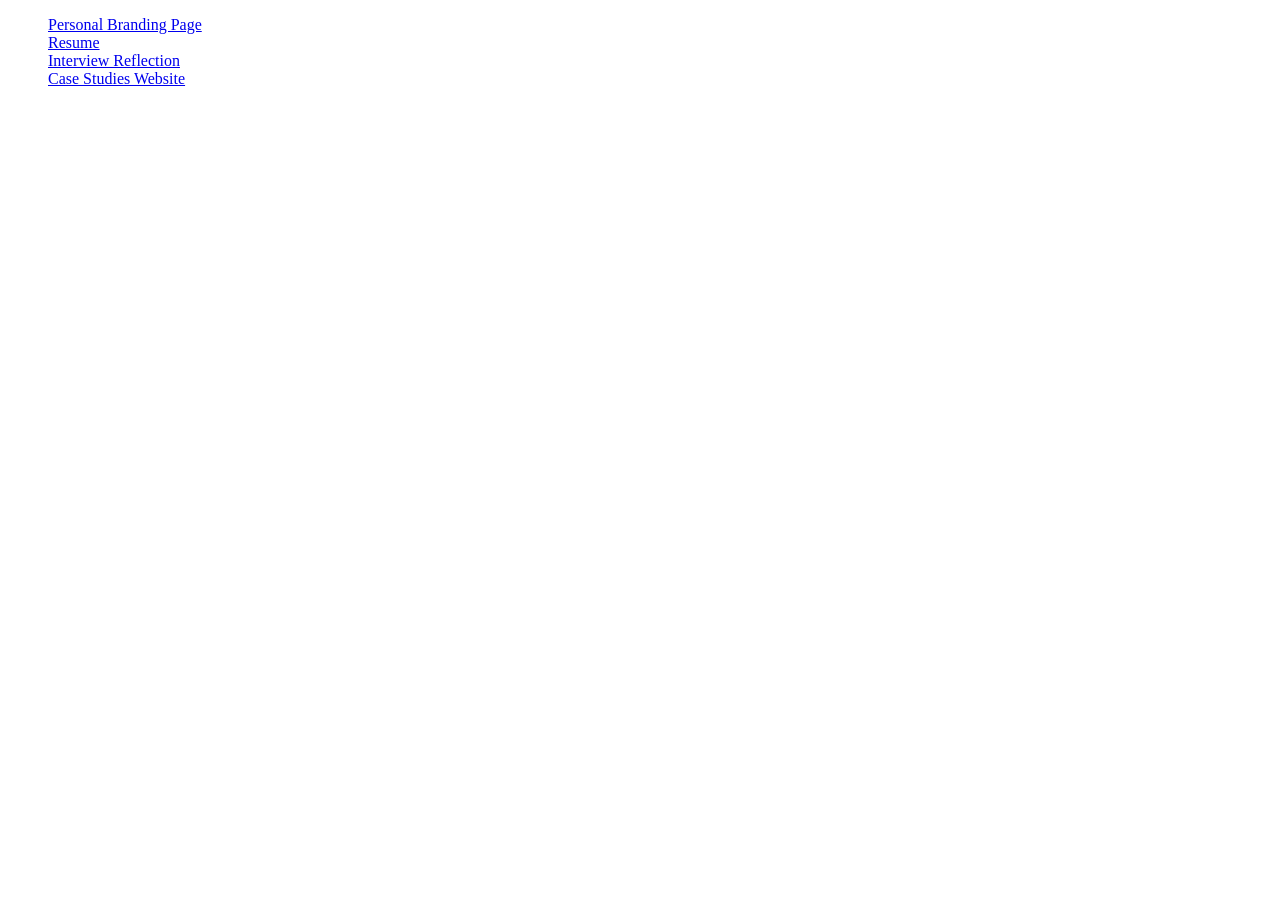
<file: index.html>
<!DOCTYPE html>
<html lang="en">
<head>
  <meta charset="UTF-8">

    <meta http-equiv="X-UA-Compatible" content="IE=edge,chrome=1">
    
    <meta name="viewport" content="width=device-width, initial-scale=1">
    <title>IDM 401</title>
    <!-- css starts here -->
<link rel="stylesheet" href="style.css">  
<!-- favicon --> 

</head>


<body>

  <ul>
    <li><a href="idm-401-hwk02-vpl26/idm-401-hwk02-vpl26.html" target="_blank">Personal Branding Page</a></li>
    <li><a href="idm-401-hwk03-vpl26/idm-401-hwk03-vpl26.html" target="_blank">Resume</a></li>
    <li><a href="idm-401-extra-credit-vpl26/idm-401-extra-credit-vpl26.html" target="_blank">Interview Reflection</a></li>
    <li><a href="idm-401-hwk04-vpl26/kims-dragon.html" target="_blank">Case Studies Website</a></li>
  </ul>

</body>
</html>
</file>
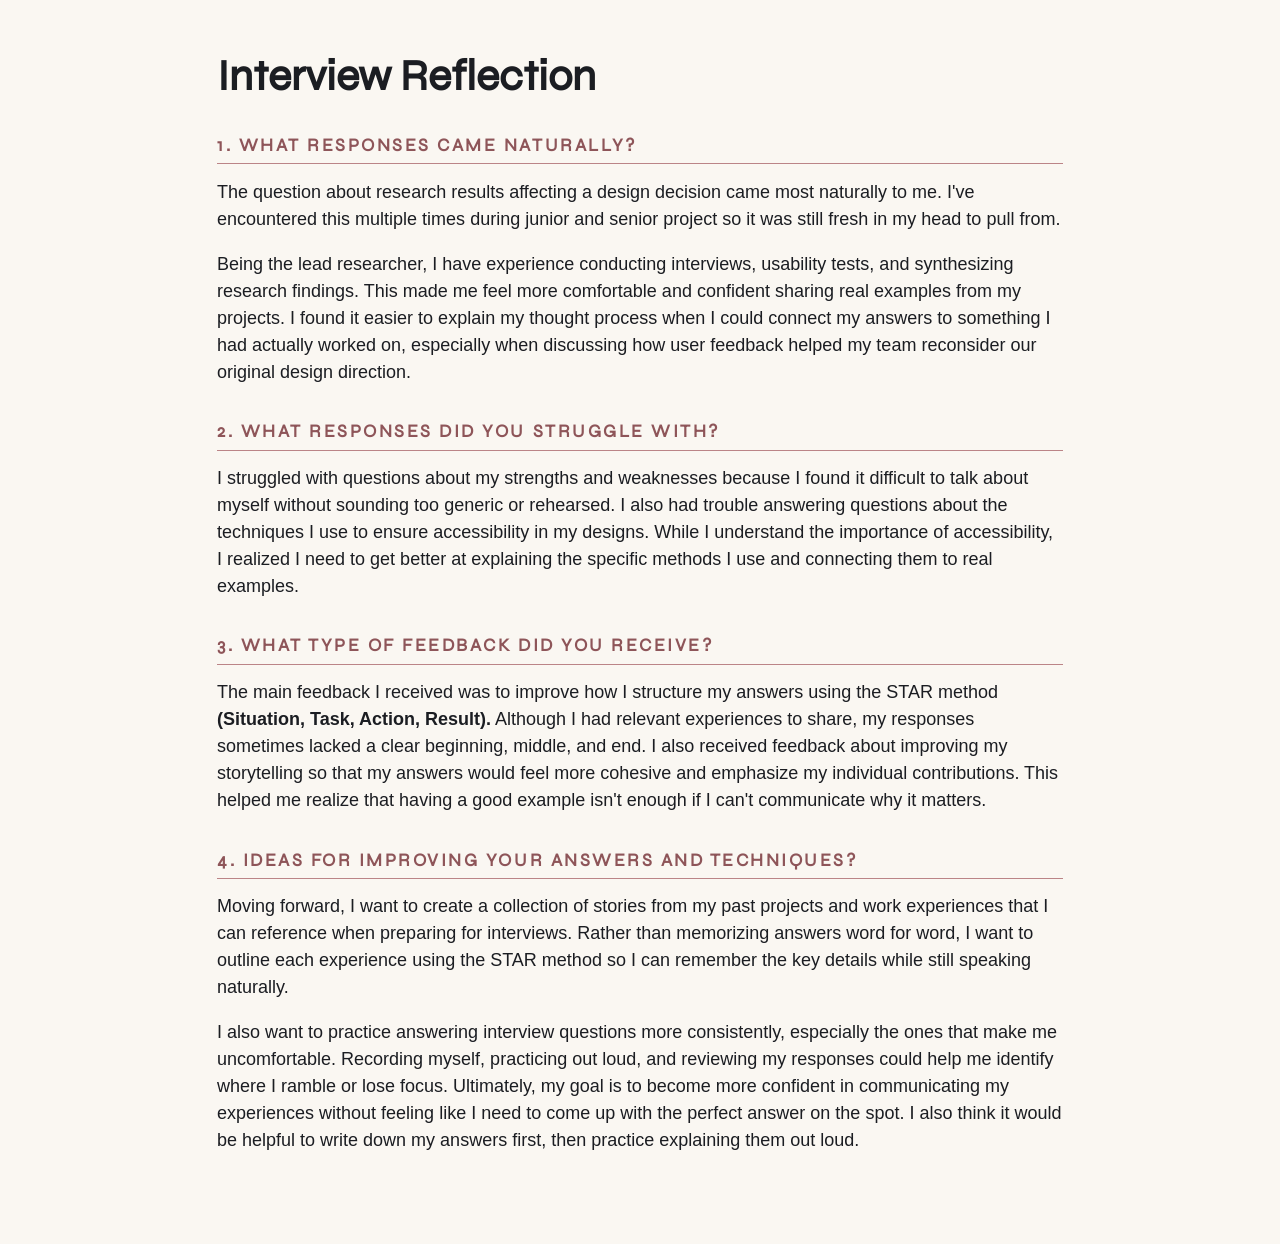
<file: idm-401-extra-credit-vpl26/idm-401-extra-credit-vpl26.html>
<!DOCTYPE html>
<html lang="en">
<head>
<meta charset="UTF-8">
<meta name="viewport" content="width=device-width, initial-scale=1.0">
<title>Interview Reflection</title>

<link rel="stylesheet" href="style.css">  

</head>
<body>
<main class="page">

	<h1>Interview Reflection</h1>
	<h2>1. What responses came naturally?</h2>
	<p>The question about research results affecting a design decision came most naturally to me. I've encountered this multiple times during junior and senior project so it was still fresh in my head to pull from.</p>

		<p>Being the lead researcher, I have experience conducting interviews, usability tests, and synthesizing research findings. This made me feel more comfortable and confident sharing real examples from my projects. I found it easier to explain my thought process when I could connect my answers to something I had actually worked on, especially when discussing how user feedback helped my team reconsider our original design direction.</p>

	<h2>2. What responses did you struggle with?</h2>
		<p>I struggled with questions about my strengths and weaknesses because I found it difficult to talk about myself without sounding too generic or rehearsed. I also had trouble answering questions about the techniques I use to ensure accessibility in my designs. While I understand the importance of accessibility, I realized I need to get better at explaining the specific methods I use and connecting them to real examples.</p>
	<h2>3. What type of feedback did you receive?</h2>
		<p>The main feedback I received was to improve how I structure my answers using the STAR method <strong>(Situation, Task, Action, Result).</strong> Although I had relevant experiences to share, my responses sometimes lacked a clear beginning, middle, and end. I also received feedback about improving my storytelling so that my answers would feel more cohesive and emphasize my individual contributions. This helped me realize that having a good example isn't enough if I can't communicate why it matters.</p>
	<h2>4. Ideas for improving your answers and techniques?</h2>
		<p>Moving forward, I want to create a collection of stories from my past projects and work experiences that I can reference when preparing for interviews. Rather than memorizing answers word for word, 
			I want to outline each experience using the STAR method so I can remember the key details while still speaking naturally.</p>

		<p>I also want to practice answering interview questions more consistently, especially the ones that make me uncomfortable. Recording myself, practicing out loud, and reviewing my responses could help me identify where I ramble or lose focus. Ultimately, my goal is to become more confident in communicating my experiences without feeling like I need to come up with the perfect answer on the spot. 
			I also think it would be helpful to write down my answers first, then practice explaining them out loud.</p>

</main>
</file>
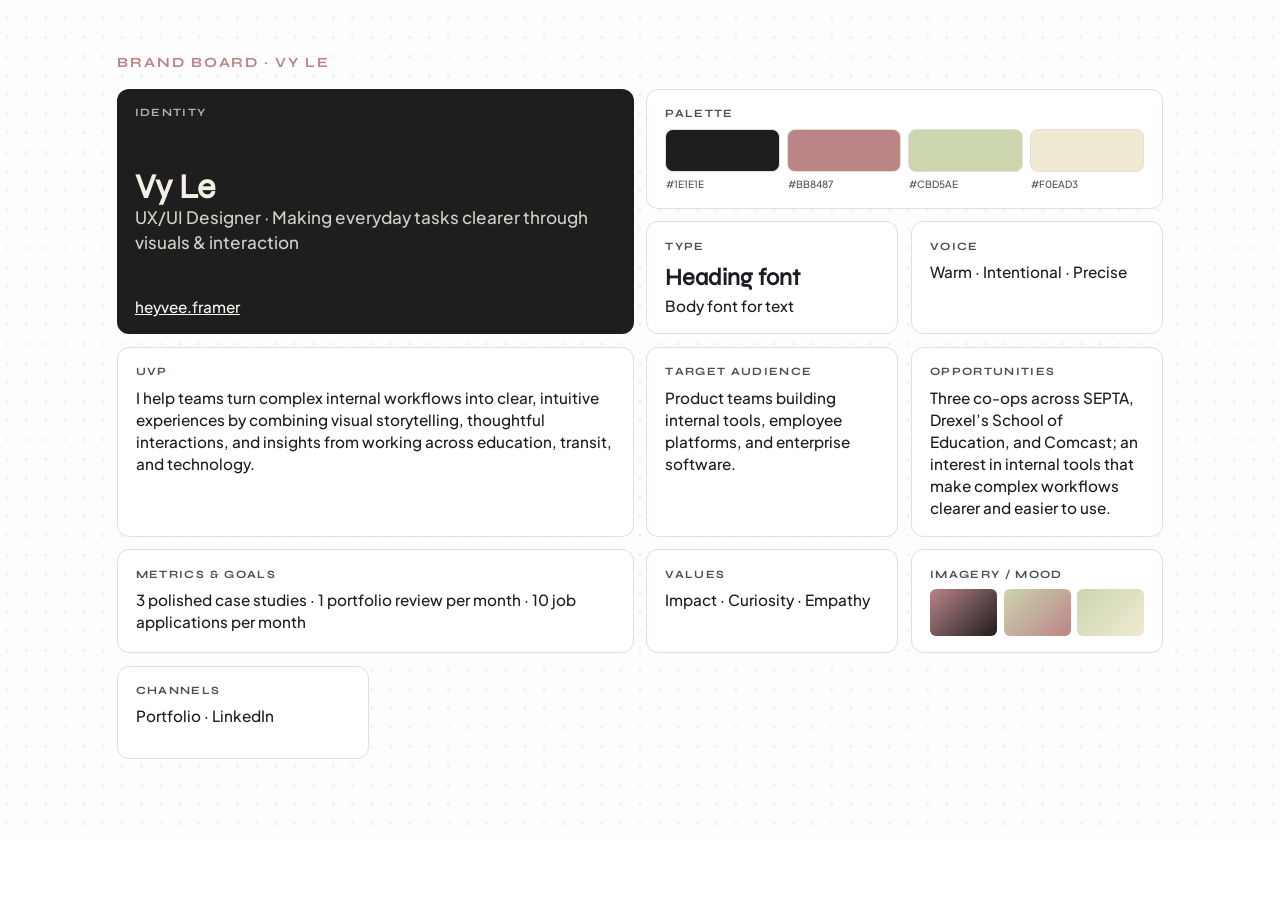
<file: idm-401-hw02-vpl26/idm-401-hwk02-vpl26.html>
<!DOCTYPE html>
<html lang="en">
<head>
<meta charset="UTF-8">
<meta name="viewport" content="width=device-width, initial-scale=1.0">
<title>Brand Board</title>

<link rel="stylesheet" href="style.css">  

</head>
<body>
<main class="page">
  <div class="eyebrow">Brand Board · Vy Le</div>

  <div class="board">
    <!-- Identity -->
    <div class="bb id">
      <div class="lbl">Identity</div>
      <div>
        <div class="nm">Vy Le</div>
        <div class="tl">UX/UI Designer · Making everyday tasks clearer through visuals & interaction</div>
      </div>
      <a href="https://heyvee.framer.website/" target="blank">heyvee.framer</a>
    </div>

    <!-- palette -->
    <div class="bb wide"><div class="lbl">Palette</div>
      <div class="sw"><span class="s1"><small>#1E1E1E</small></span><span class="s2"><small>#BB8487</small></span><span class="s3"><small>#CBD5AE</small></span><span class="s4"><small>#F0EAD3</small></span></div>
    </div>

    <!-- type -->
    <div class="bb"><div class="lbl">Type</div><span class="type-sample">Heading font</span><br><span>Body font for text</span></div>

    <!-- voice -->
    <div class="bb"><div class="lbl">Voice</div>Warm · Intentional · Precise</div>

    <!-- UVP -->
    <div class="bb wide"><div class="lbl">UVP</div>I help teams turn complex internal workflows into clear, intuitive experiences by combining visual storytelling, thoughtful interactions, and insights from working across education, transit, and technology.</div>

    <!-- target audience -->
    <div class="bb"><div class="lbl">Target audience</div>Product teams building internal tools, employee platforms, and enterprise software.</div>

    <!-- opportunities -->
    <div class="bb"><div class="lbl">Opportunities</div>Three co-ops across SEPTA, Drexel’s School of Education, and Comcast; an interest in internal tools that make complex workflows clearer and easier to use.</div>

    <!-- metrics & goals -->
    <div class="bb wide"><div class="lbl">Metrics &amp; goals</div>3 polished case studies · 1 portfolio review per month · 10 job applications per month</div>
    
    <!-- values -->
    <div class="bb"><div class="lbl">Values</div>Impact · Curiosity · Empathy</div>

    <!-- imagery / mood -->
    <div class="bb"><div class="lbl">Imagery / mood</div><div class="mood"><i class="m1"></i><i class="m2"></i><i class="m3"></i></div></div>

    <!-- channels -->
    <div class="bb"><div class="lbl">Channels</div> <a class="social-links"href="https://heyvee.framer.website/" target="_blank">Portfolio ·</a>  <a class="social-links" href="https://www.linkedin.com/in/vy-phuong-le/" target="_blank">LinkedIn</a> </div>
   
  </div>
</main>


</body>
</html>
</file>
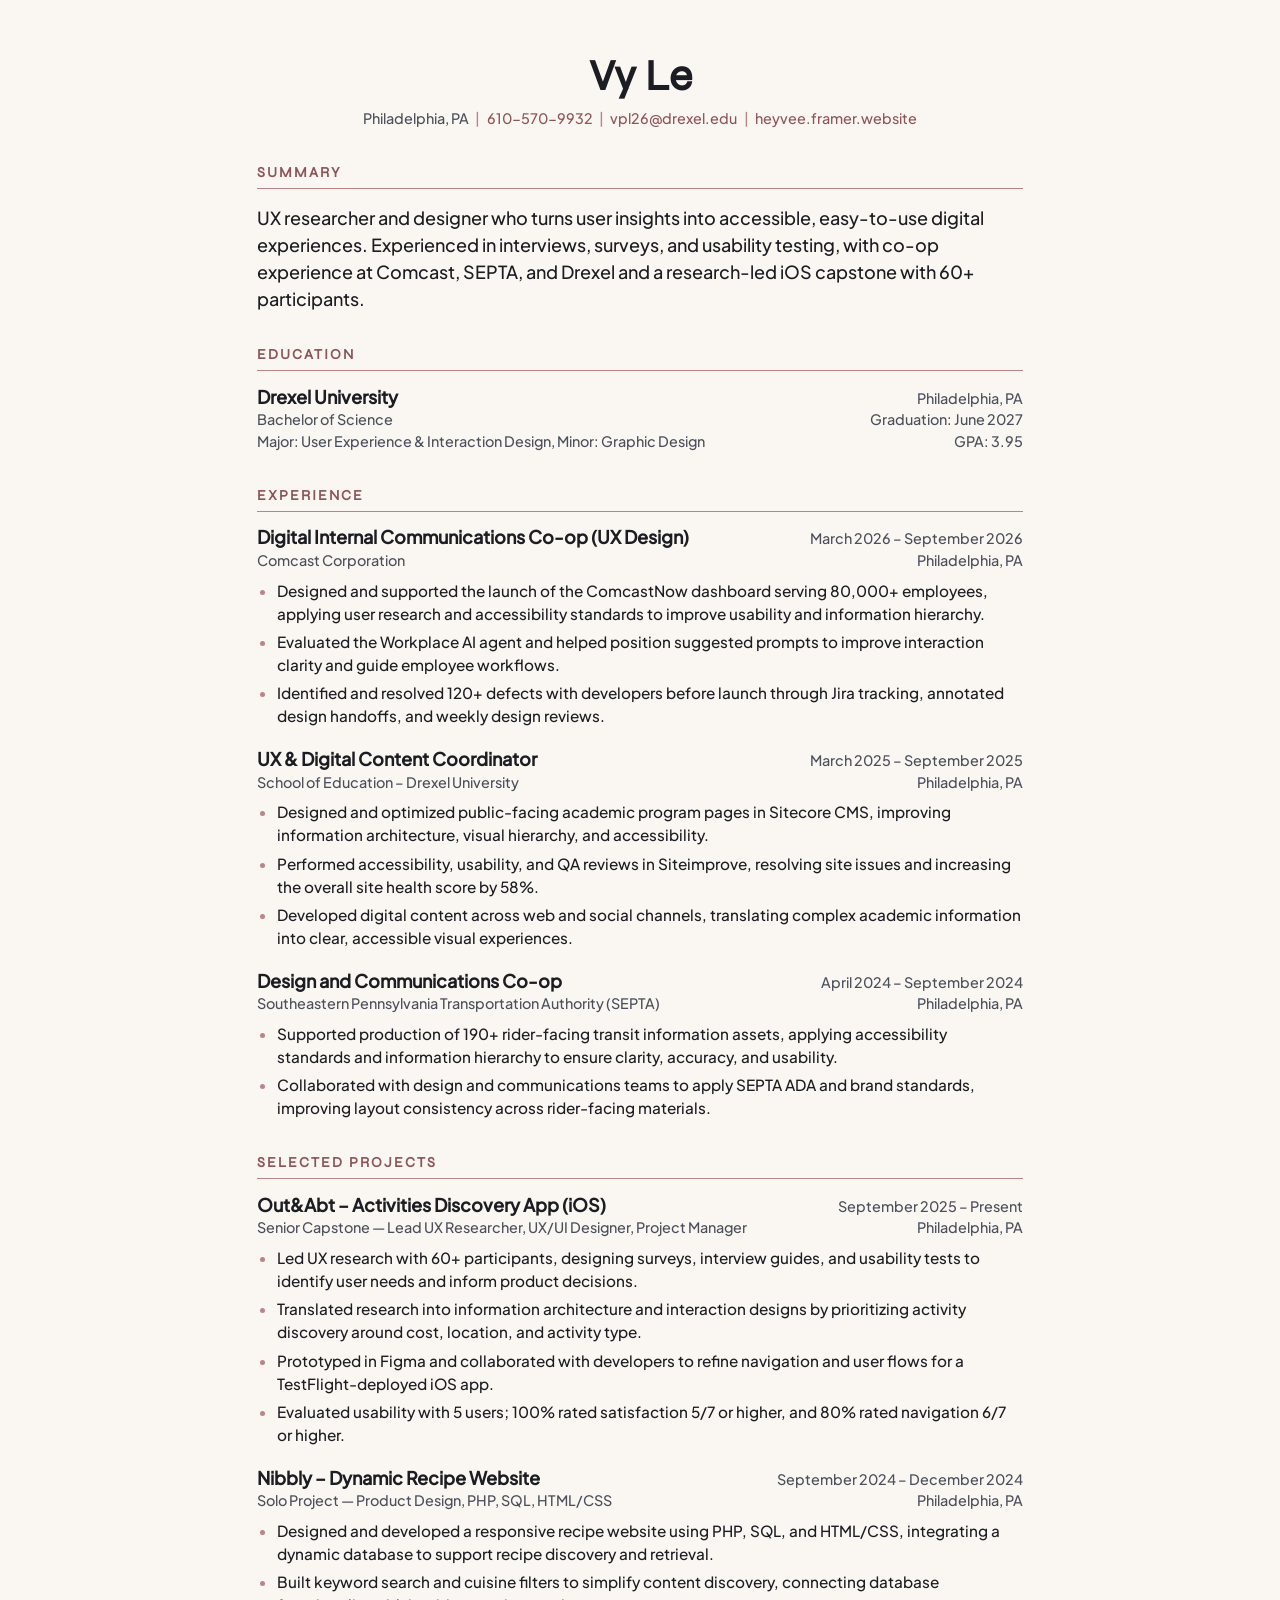
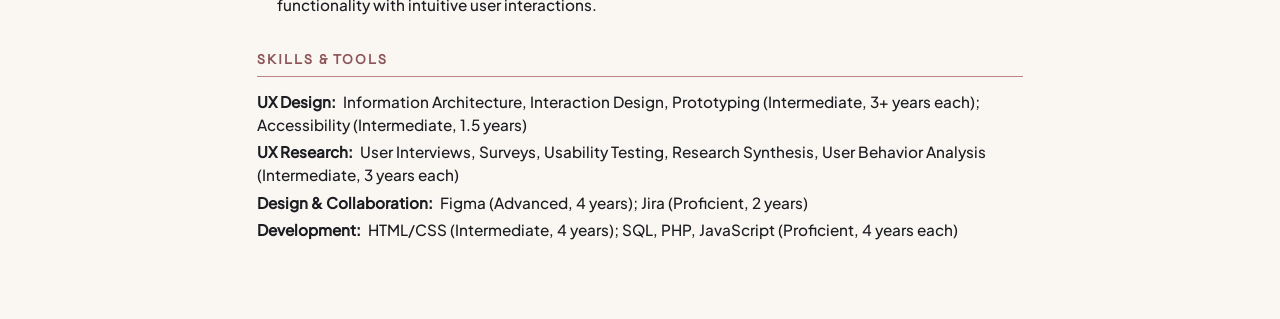
<file: idm-401-hwk03-vpl26/idm-401-hwk03-vpl26.html>
<!DOCTYPE html>
<html lang="en">
<head>
<meta charset="UTF-8">
<meta name="viewport" content="width=device-width, initial-scale=1, viewport-fit=cover">
<title>Vy Le - Resume</title>
<link rel="stylesheet" href="style.css">
</head>
<body>
<main class="page">
  <header>
    <h1>Vy Le</h1>
    <p class="contact">
      <span>Philadelphia, PA</span><span class="sep">|</span><a href="tel:6105709932">610-570-9932</a><span class="sep">|</span><a href="mailto:vpl26@drexel.edu">vpl26@drexel.edu</a><span class="sep">|</span><a href="https://heyvee.framer.website">heyvee.framer.website</a>
    </p>
  </header>

  <h2>Summary</h2>
<p>
UX researcher and designer who turns user insights into accessible, easy-to-use digital experiences. Experienced in interviews, surveys, and usability testing, with co-op experience at Comcast, SEPTA, and Drexel and a research-led iOS capstone with 60+ participants.</p>

  <h2>Education</h2>
  <div class="entry">
    <div class="row"><h3>Drexel University</h3><span class="r">Philadelphia, PA</span></div>
    <div class="row sub"><span class="l">Bachelor of Science</span><span class="r">Graduation: June 2027</span></div>
    <div class="row sub"><span class="l">Major: User Experience &amp; Interaction Design, Minor: Graphic Design</span><span class="r">GPA: 3.95</span></div>
  </div>

  <h2>Experience</h2>
  <div class="entry">
    <div class="row"><h3>Digital Internal Communications Co-op (UX Design)</h3><span class="r">March 2026 – September 2026</span></div>
    <div class="row sub"><span class="l">Comcast Corporation</span><span class="r">Philadelphia, PA</span></div>
    <ul>
      <li>Designed and supported the launch of the ComcastNow dashboard serving 80,000+ employees, applying user research and accessibility standards to improve usability and information hierarchy.</li>
      <li>Evaluated the Workplace AI agent and helped position suggested prompts to improve interaction clarity and guide employee workflows.</li>
      <li>Identified and resolved 120+ defects with developers before launch through Jira tracking, annotated design handoffs, and weekly design reviews.</li>
    </ul>
  </div>

  <div class="entry">
    <div class="row"><h3>UX &amp; Digital Content Coordinator</h3><span class="r">March 2025 – September 2025</span></div>
    <div class="row sub"><span class="l">School of Education – Drexel University</span><span class="r">Philadelphia, PA</span></div>
    <ul>
      <li>Designed and optimized public-facing academic program pages in Sitecore CMS, improving information architecture, visual hierarchy, and accessibility.</li>
      <li>Performed accessibility, usability, and QA reviews in Siteimprove, resolving site issues and increasing the overall site health score by 58%.</li>
      <li>Developed digital content across web and social channels, translating complex academic information into clear, accessible visual experiences.</li>
    </ul>
  </div>

  <div class="entry">
    <div class="row"><h3>Design and Communications Co-op</h3><span class="r">April 2024 – September 2024</span></div>
    <div class="row sub"><span class="l">Southeastern Pennsylvania Transportation Authority (SEPTA)</span><span class="r">Philadelphia, PA</span></div>
    <ul>
      <li>Supported production of 190+ rider-facing transit information assets, applying accessibility standards and information hierarchy to ensure clarity, accuracy, and usability.</li>
      <li>Collaborated with design and communications teams to apply SEPTA ADA and brand standards, improving layout consistency across rider-facing materials.</li>
    </ul>
  </div>

  <h2>Selected Projects</h2>
  <div class="entry">
    <div class="row"><h3>Out&amp;Abt – Activities Discovery App (iOS)</h3><span class="r">September 2025 – Present</span></div>
    <div class="row sub"><span class="l">Senior Capstone — Lead UX Researcher, UX/UI Designer, Project Manager</span><span class="r">Philadelphia, PA</span></div>
    <ul>
      <li>Led UX research with 60+ participants, designing surveys, interview guides, and usability tests to identify user needs and inform product decisions.</li>
      <li>Translated research into information architecture and interaction designs by prioritizing activity discovery around cost, location, and activity type.</li>
      <li>Prototyped in Figma and collaborated with developers to refine navigation and user flows for a TestFlight-deployed iOS app.</li>
      <li>Evaluated usability with 5 users; 100% rated satisfaction 5/7 or higher, and 80% rated navigation 6/7 or higher.</li>
    </ul>
  </div>

  <div class="entry">
    <div class="row"><h3>Nibbly – Dynamic Recipe Website</h3><span class="r">September 2024 – December 2024</span></div>
    <div class="row sub"><span class="l">Solo Project — Product Design, PHP, SQL, HTML/CSS</span><span class="r">Philadelphia, PA</span></div>
    <ul>
      <li>Designed and developed a responsive recipe website using PHP, SQL, and HTML/CSS, integrating a dynamic database to support recipe discovery and retrieval.</li>
      <li>Built keyword search and cuisine filters to simplify content discovery, connecting database functionality with intuitive user interactions.</li>
    </ul>
  </div>

<h2>Skills &amp; Tools</h2>
<div class="skills">
  <p><strong>UX Design:</strong>Information Architecture, Interaction Design, Prototyping
    (Intermediate, 3+ years each);
    Accessibility (Intermediate, 1.5 years)</p>

  <p><strong>UX Research:</strong>User Interviews, Surveys, Usability Testing,
    Research Synthesis, User Behavior Analysis
    (Intermediate, 3 years each)</p>

  <p><strong>Design &amp; Collaboration:</strong>Figma (Advanced, 4 years);
    Jira (Proficient, 2 years)</p>

  <p><strong>Development:</strong>HTML/CSS (Intermediate, 4 years);
    SQL, PHP, JavaScript (Proficient, 4 years each)</p>
</div>
</main>
</body>
</html>
</file>
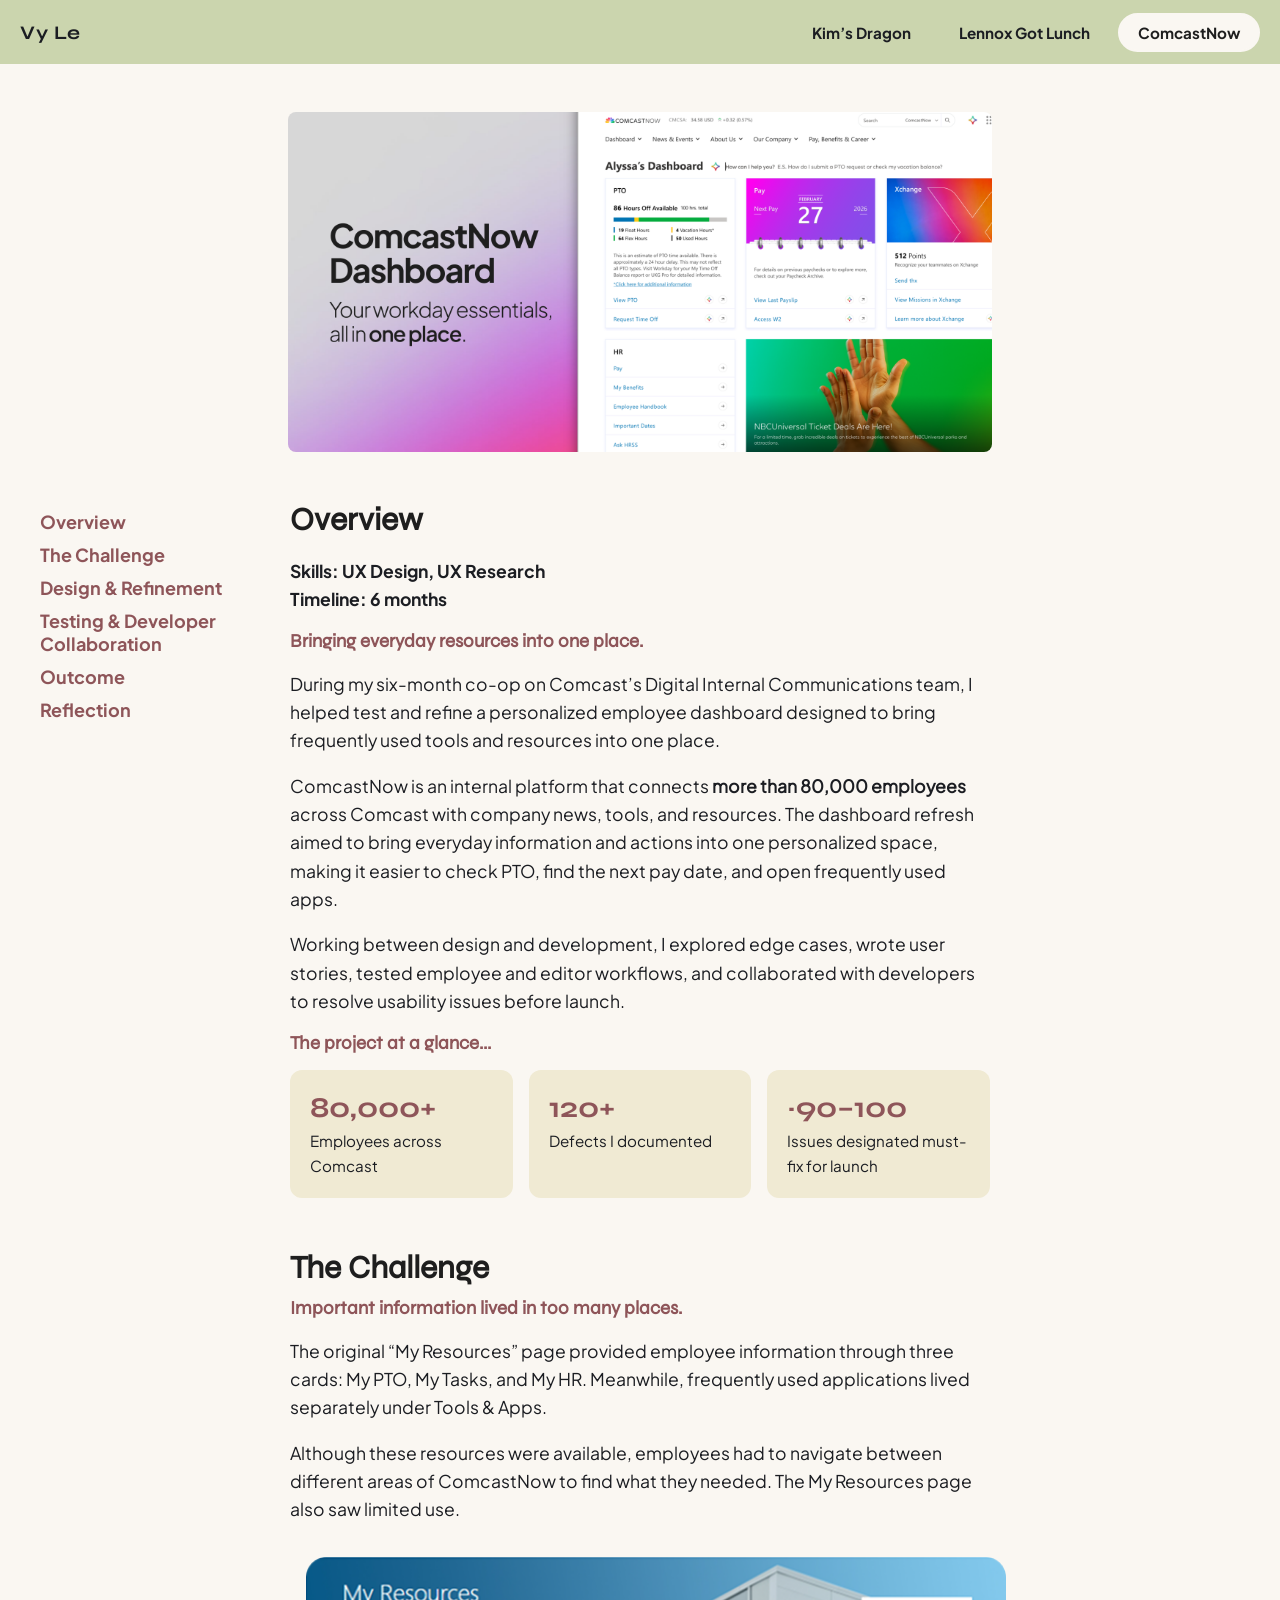
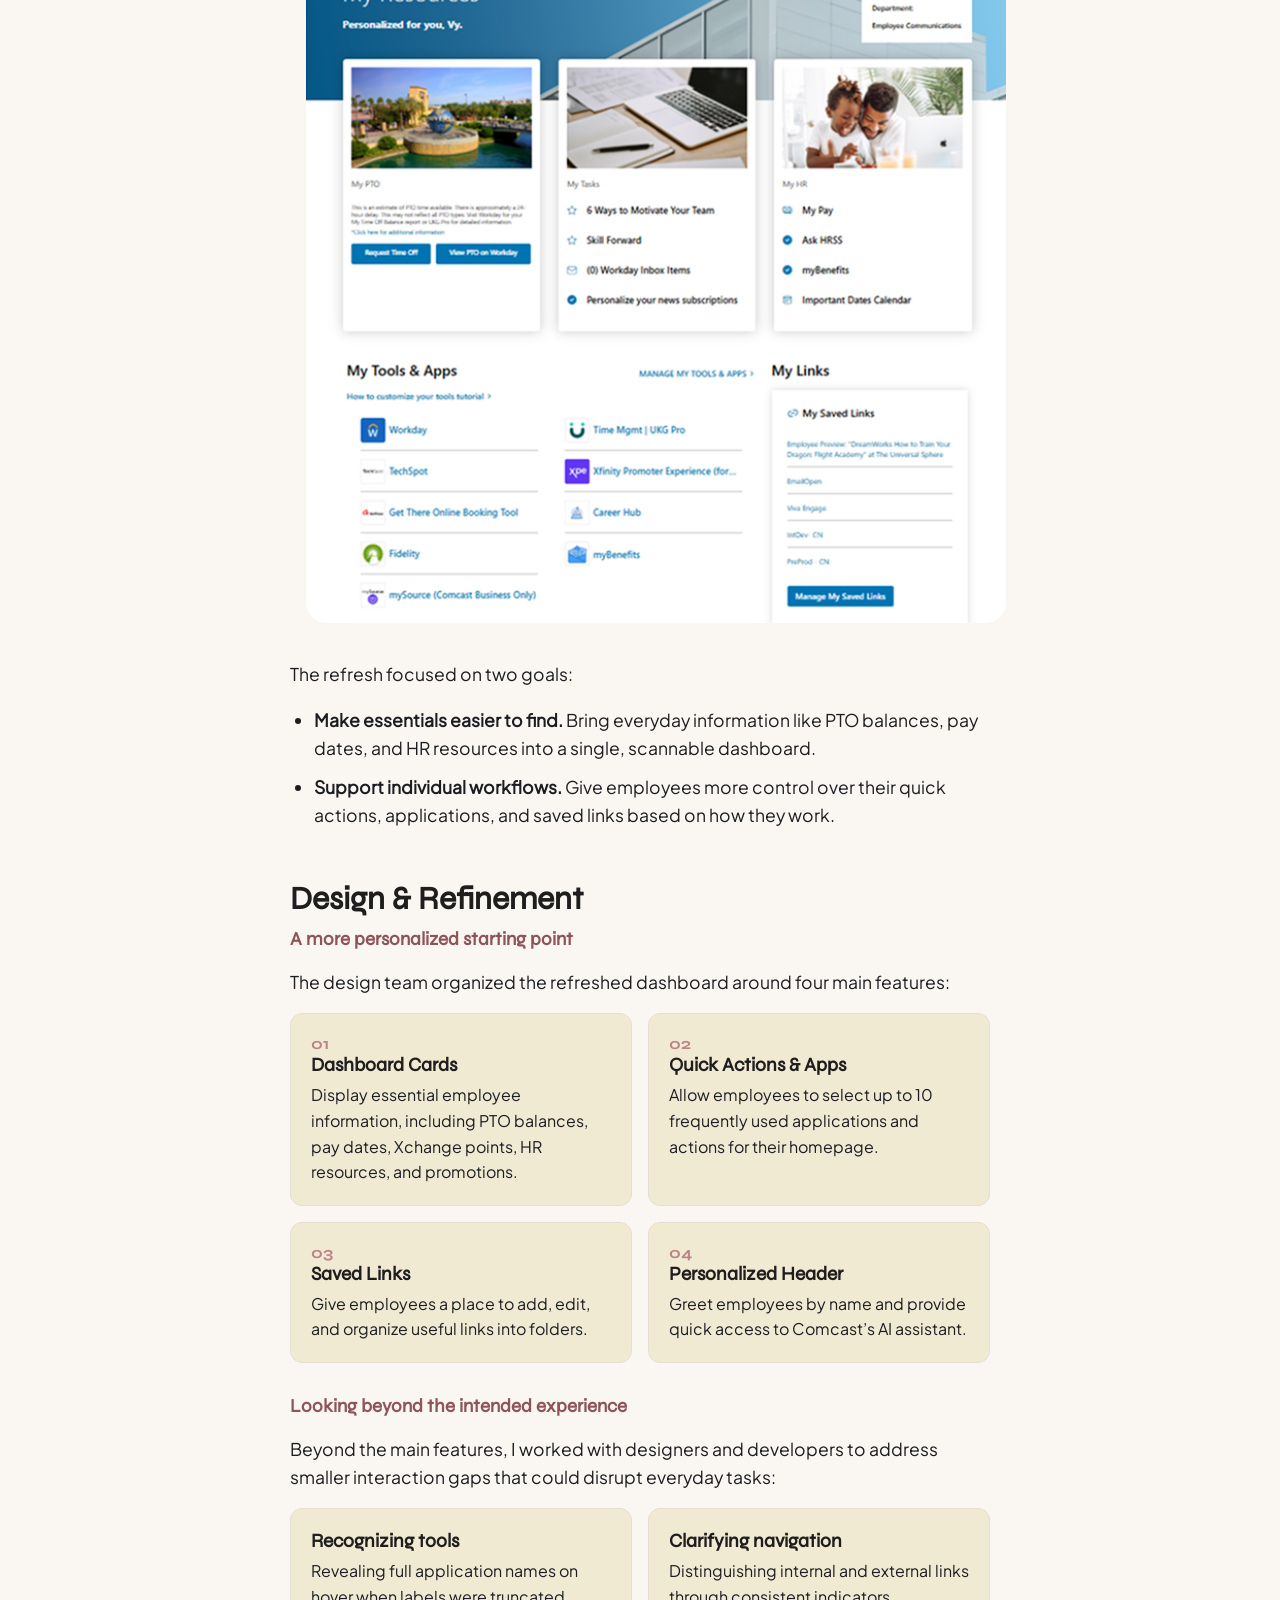
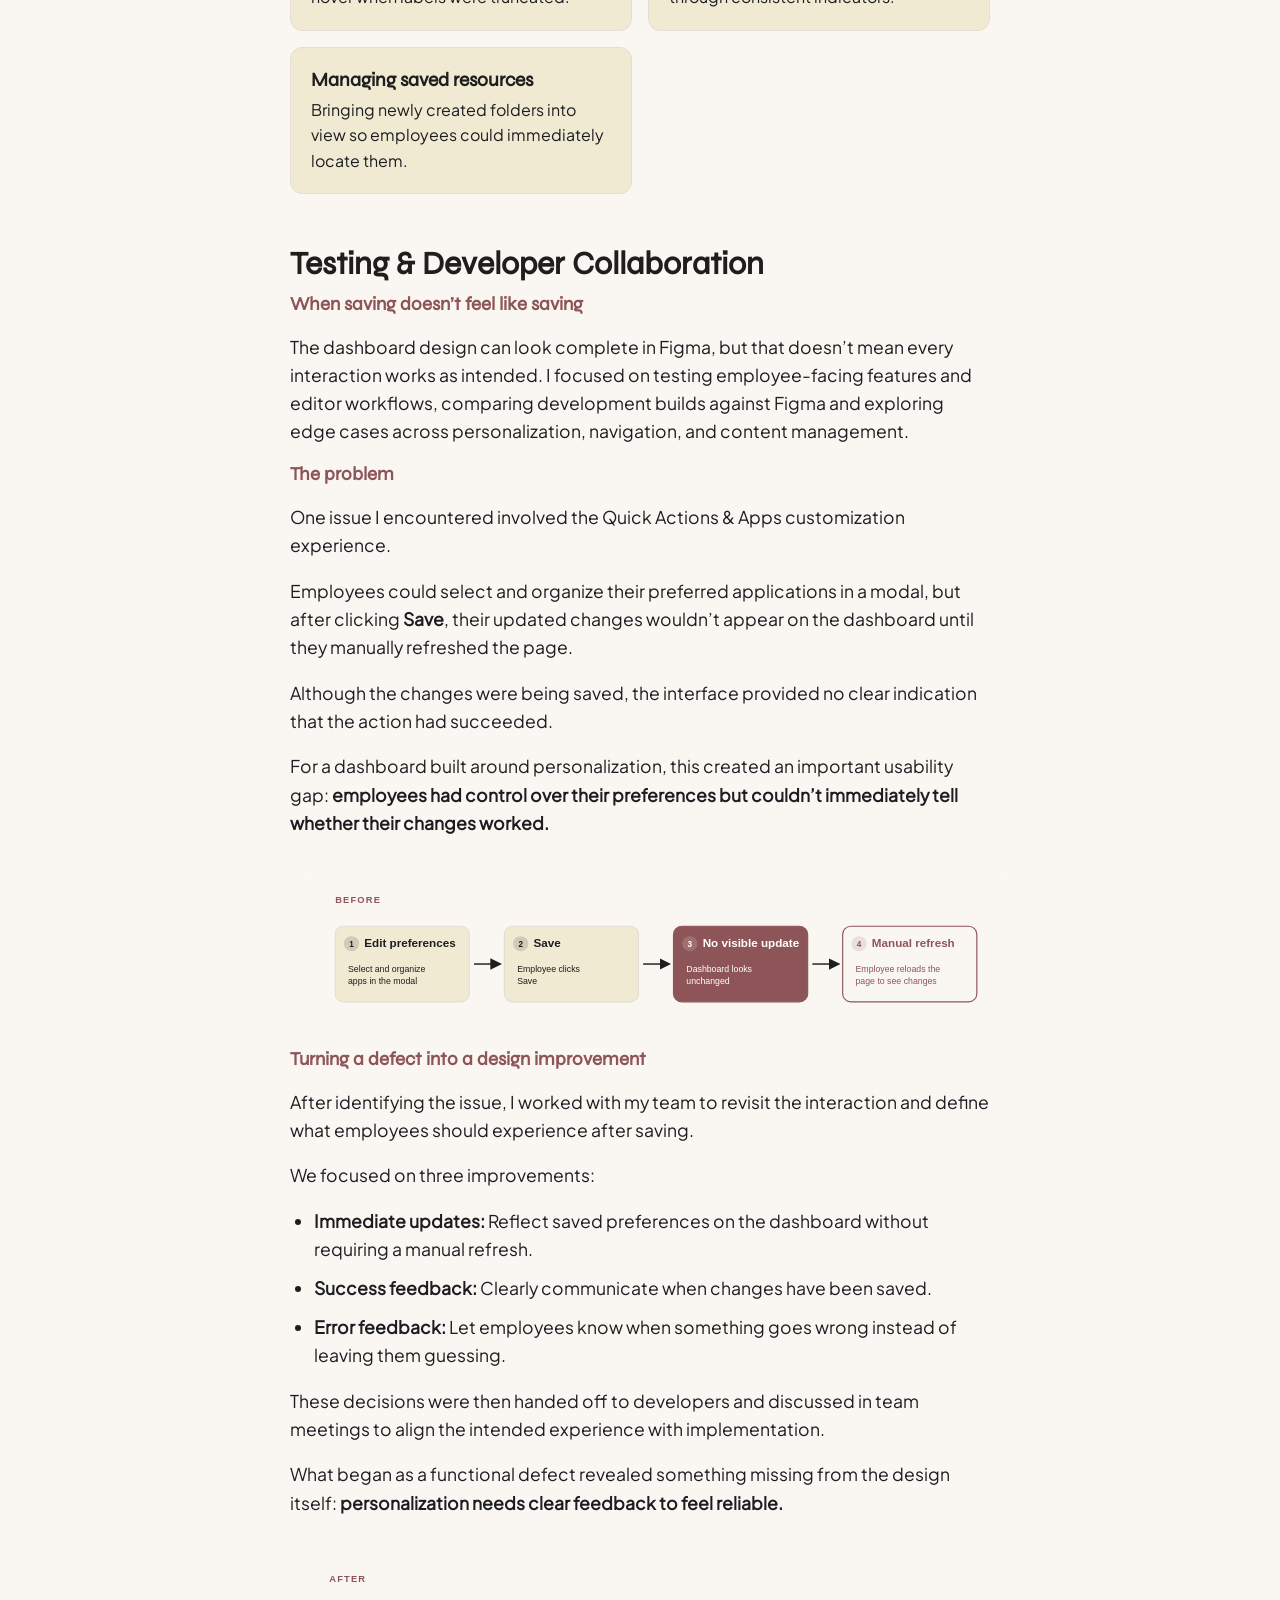
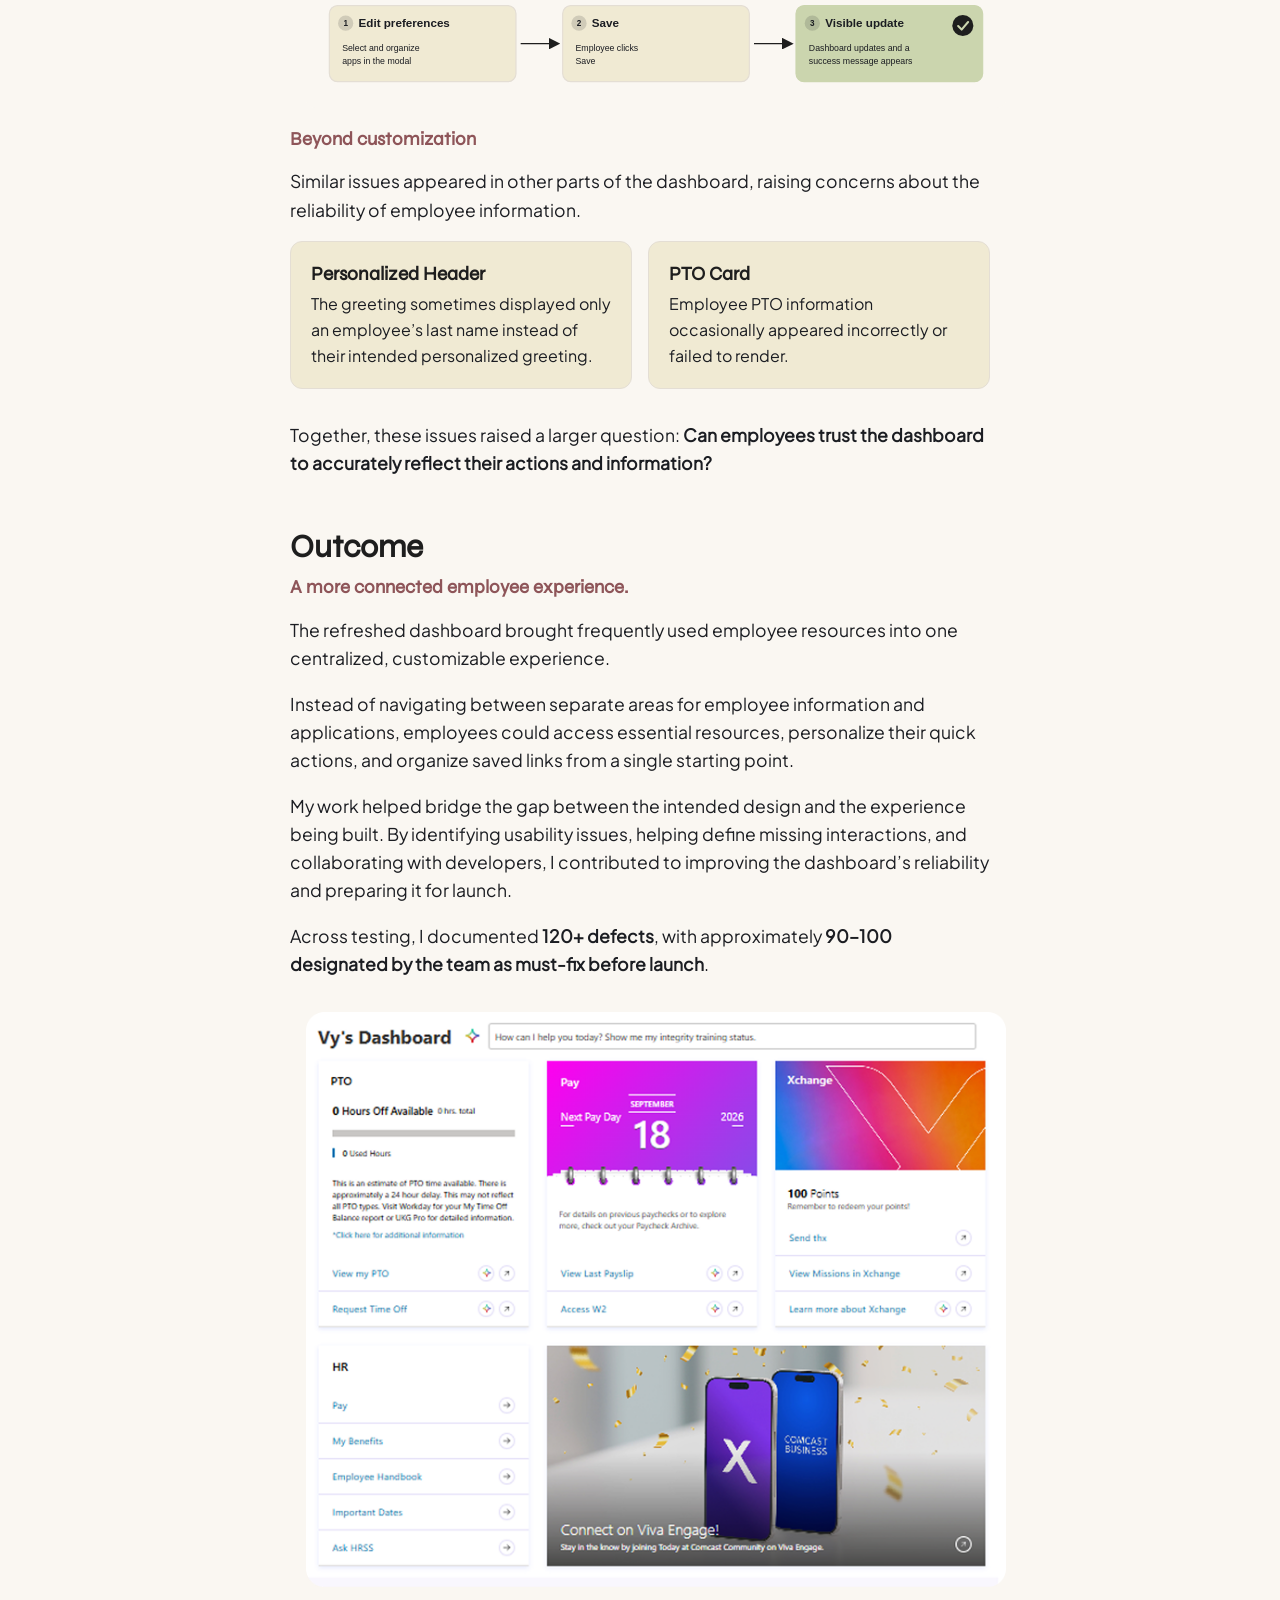
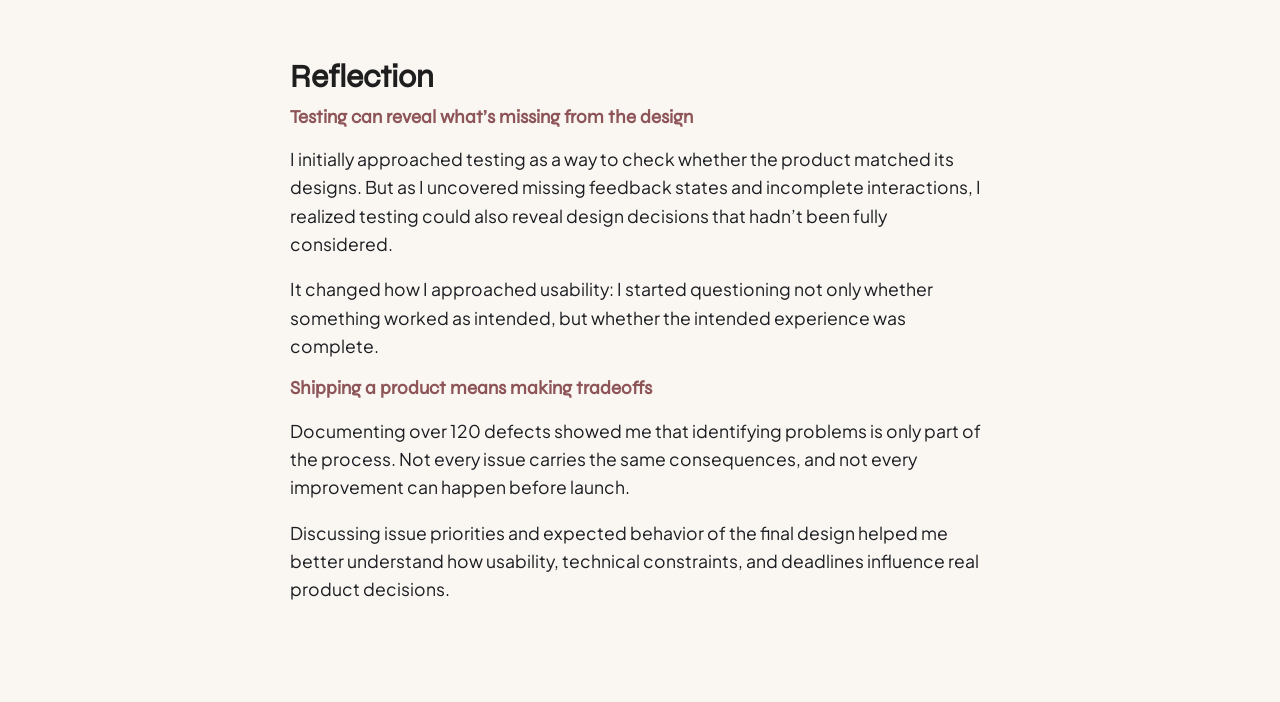
<file: idm-401-hwk04-vpl26/comcast-dashboard.html>
<!DOCTYPE html>
<html lang="en">
<head>
<meta charset="UTF-8">
<meta name="viewport" content="width=device-width, initial-scale=1, viewport-fit=cover">
<title>Vy Le - Case Studies Website</title>
<link rel="stylesheet" href="style.css">
</head>
<body>

<!-- TOP NAV: all 3 case studies. Update hrefs to match your file names. -->
<nav class="case-nav" aria-label="Case studies">
  <a class="brand">Vy Le</a>
  <ul>
    <li><a class="case" href="kims-dragon.html">Kim’s Dragon</a></li>
    <li><a class="case" href="lennox-got-lunch.html">Lennox Got Lunch</a></li>
    <li><a class="case" href="comcast-dashboard.html" aria-current="page">ComcastNow</a></li>
  </ul>
</nav>


<main class="page">

 <!-- Header Section -->
 <header class="header">
	<div class="header-content">
			<img class="hero-img" src="images/cn dashboard.png" alt="ComcastNow Dashboard case study header">
	</div>
</header>

<!-- Main Content -->
<main class="content">
	
	<!-- Sidebar Navigation -->
	<aside class="sidebar">
			<nav>
					<ul>
							<li><a href="#introduction">Overview</a></li>
							<li><a href="#challenge">The Challenge</a></li>
							<li><a href="#design">Design &#38; Refinement</a></li>
							<li><a href="#testing">Testing &#38; Developer Collaboration</a></li>
							<li><a href="#outcome">Outcome</a></li>
							<li><a href="#conclusion">Reflection</a></li>
					</ul>
			</nav>
	</aside>

	<!-- Case Study Sections -->
	<section class="case-study">
			
			<article id="introduction">
					<h2>Overview</h2>

					<p class="proj-tools"><strong>Skills:</strong> UX Design, UX Research<br>
					<strong>Timeline:</strong> 6 months</p>

					<h3>Bringing everyday resources into one place.</h3>

					<p>During my six-month co-op on Comcast’s Digital Internal Communications team, I helped test and refine a personalized employee dashboard designed to bring frequently used tools and resources into one place.</p>

					<p>ComcastNow is an internal platform that connects <strong>more than 80,000 employees</strong> across Comcast with company news, tools, and resources. The dashboard refresh aimed to bring everyday information and actions into one personalized space, making it easier to check PTO, find the next pay date, and open frequently used apps.</p>

					<p>Working between design and development, I explored edge cases, wrote user stories, tested employee and editor workflows, and collaborated with developers to resolve usability issues before launch.</p>

					<!-- IMAGE: screenshot of the refreshed dashboard features (SharePoint or Figma) -->

					<h3>The project at a glance...</h3>
					<div class="stats">
						<div class="stat"><span class="stat-num">80,000+</span><p>Employees across Comcast</p></div>
						<div class="stat"><span class="stat-num">120+</span><p>Defects I documented</p></div>
						<div class="stat"><span class="stat-num">~90–100</span><p>Issues designated must-fix for launch</p></div>
					</div>
			</article>

			<article id="challenge">
					<h2>The Challenge</h2>

					<h3>Important information lived in too many places.</h3>

					<p>The original “My Resources” page provided employee information through three cards: My PTO, My Tasks, and My HR. Meanwhile, frequently used applications lived separately under Tools &#38; Apps.</p>

					<p>Although these resources were available, employees had to navigate between different areas of ComcastNow to find what they needed. The My Resources page also saw limited use.</p>

			<img src="images/my-resources.png" alt="ComcastNow My Resources page">

					<p>The refresh focused on two goals:</p>

					<ul>
						<li><strong>Make essentials easier to find.</strong> Bring everyday information like PTO balances, pay dates, and HR resources into a single, scannable dashboard.</li>
						<li><strong>Support individual workflows.</strong> Give employees more control over their quick actions, applications, and saved links based on how they work.</li>
					</ul>
			</article>

			<article id="design">
					<h2>Design &#38; Refinement</h2>


					<h3>A more personalized starting point</h3>
					<p>The design team organized the refreshed dashboard around four main features:</p>

					<div class="card-grid">
						<div class="card"><span class="card-num">01</span><h4>Dashboard Cards</h4><p>Display essential employee information, including PTO balances, pay dates, Xchange points, HR resources, and promotions.</p></div>
						<div class="card"><span class="card-num">02</span><h4>Quick Actions &#38; Apps</h4><p>Allow employees to select up to 10 frequently used applications and actions for their homepage.</p></div>
						<div class="card"><span class="card-num">03</span><h4>Saved Links</h4><p>Give employees a place to add, edit, and organize useful links into folders.</p></div>
						<div class="card"><span class="card-num">04</span><h4>Personalized Header</h4><p>Greet employees by name and provide quick access to Comcast’s AI assistant.</p></div>
					</div>

					<h3>Looking beyond the intended experience</h3>
					<p>Beyond the main features, I worked with designers and developers to address smaller interaction gaps that could disrupt everyday tasks:</p>

					<div class="card-grid">
						<div class="card"><h4>Recognizing tools</h4><p>Revealing full application names on hover when labels were truncated.</p></div>
						<div class="card"><h4>Clarifying navigation</h4><p>Distinguishing internal and external links through consistent indicators.</p></div>
						<div class="card"><h4>Managing saved resources</h4><p>Bringing newly created folders into view so employees could immediately locate them.</p></div>
					</div>
			</article>

			<article id="testing">
					<h2>Testing &#38; Developer Collaboration</h2>

					<h3>When saving doesn’t feel like saving</h3>

					<p>The dashboard design can look complete in Figma, but that doesn’t mean every interaction works as intended. I focused on testing employee-facing features and editor workflows, comparing development builds against Figma and exploring edge cases across personalization, navigation, and content management.</p>

					<h3>The problem</h3>
					<p>One issue I encountered involved the Quick Actions &#38; Apps customization experience.</p>

					<p>Employees could select and organize their preferred applications in a modal, but after clicking <strong>Save</strong>, their updated changes wouldn’t appear on the dashboard until they manually refreshed the page.</p>

					<p>Although the changes were being saved, the interface provided no clear indication that the action had succeeded.</p>

					<p>For a dashboard built around personalization, this created an important usability gap: <strong>employees had control over their preferences but couldn’t immediately tell whether their changes worked.</strong></p>

					<img src="images/flow-original.svg" alt="Original interaction flow: Edit preferences, Save, No visible update, Manual refresh">
					<h3>Turning a defect into a design improvement</h3>
					<p>After identifying the issue, I worked with my team to revisit the interaction and define what employees should experience after saving.</p>

					<p>We focused on three improvements:</p>

					<ul>
						<li><strong>Immediate updates:</strong> Reflect saved preferences on the dashboard without requiring a manual refresh.</li>
						<li><strong>Success feedback:</strong> Clearly communicate when changes have been saved.</li>
						<li><strong>Error feedback:</strong> Let employees know when something goes wrong instead of leaving them guessing.</li>
					</ul>

					<p>These decisions were then handed off to developers and discussed in team meetings to align the intended experience with implementation.</p>

					<p>What began as a functional defect revealed something missing from the design itself: <strong>personalization needs clear feedback to feel reliable.</strong></p>

					<img src="images/flow-proposed.svg" alt="New proposed interaction flow: Edit preferences, Save, Visible update, No manual refresh">

					<h3>Beyond customization</h3>
					<p>Similar issues appeared in other parts of the dashboard, raising concerns about the reliability of employee information.</p>

					<div class="card-grid">
						<div class="card"><h4>Personalized Header</h4><p>The greeting sometimes displayed only an employee’s last name instead of their intended personalized greeting.</p></div>
						<div class="card"><h4>PTO Card</h4><p>Employee PTO information occasionally appeared incorrectly or failed to render.</p></div>
					</div>

					<p>Together, these issues raised a larger question: <strong>Can employees trust the dashboard to accurately reflect their actions and information?</strong></p>
			</article>

			<article id="outcome">
					<h2>Outcome</h2>

					<h3>A more connected employee experience.</h3>

					<p>The refreshed dashboard brought frequently used employee resources into one centralized, customizable experience.</p>

					<p>Instead of navigating between separate areas for employee information and applications, employees could access essential resources, personalize their quick actions, and organize saved links from a single starting point.</p>

					<p>My work helped bridge the gap between the intended design and the experience being built. By identifying usability issues, helping define missing interactions, and collaborating with developers, I contributed to improving the dashboard’s reliability and preparing it for launch.</p>

					<p>Across testing, I documented <strong>120+ defects</strong>, with approximately <strong>90–100 designated by the team as must-fix before launch</strong>.</p>

			<img src="images/final-dashboard.png" alt="ComcastNow Dashboard">
			</article>

			<article id="conclusion">
					<h2>Reflection</h2>

					<h3>Testing can reveal what’s missing from the design</h3>
					<p>I initially approached testing as a way to check whether the product matched its designs. But as I uncovered missing feedback states and incomplete interactions, I realized testing could also reveal design decisions that hadn’t been fully considered.</p>

					<p>It changed how I approached usability: I started questioning not only whether something worked as intended, but whether the intended experience was complete.</p>

					<h3>Shipping a product means making tradeoffs</h3>
					<p>Documenting over 120 defects showed me that identifying problems is only part of the process. Not every issue carries the same consequences, and not every improvement can happen before launch.</p>

					<p>Discussing issue priorities and expected behavior of the final design helped me better understand how usability, technical constraints, and deadlines influence real product decisions.</p>
			</article>

	</section>


</main>
</main>
</body>
</html>
</file>
<file: style.css>
li, ul {
list-style-type: none;
}
</file>
<file: idm-401-extra-credit-vpl26/style.css>
@font-face {
  font-family: 'Jakarta-Sans';
  font-style: normal;
  font-weight: 500;
  src: url('../fonts/Jakarta-Sans/PlusJakartaSans-Medium.ttf') format('truetype');
}

@font-face {
  font-family: 'Syne';
  font-style: normal;
  font-weight: 400;
  src: url('../fonts/syne/Syne-Regular.ttf') format('truetype');
}

@font-face {
  font-family: 'Syne-Bold';
  font-style: normal;
  font-weight: 400;
  src: url('../fonts/syne/Syne-Bold.ttf') format('truetype');
}

:root {
  --brand-1: #1E1E1E;
  --brand-2: #BB8487;
  --brand-3: #CBD5AE;
  --brand-4: #F0EAD3;

  --paper: #FAF7F2;
  --ink: #1B1D22;
  --ink-2: #4A4F5A;
  --line: #E4DED4;
  --accent-text: #8E5559;

  --header-sans: 'Syne', 'Helvetica Neue', Arial, sans-serif;
  --body-sans: 'Plus Jakarta Sans', 'Helvetica Neue', Arial, sans-serif;

  color-scheme: light;
  box-sizing: border-box;
  /* padding-top: env(safe-area-inset-top, 0px);
  padding-bottom: env(safe-area-inset-bottom, 0px); */
}


* { box-sizing: border-box; margin: 0; padding: 0; }
html { font-size: 18px; scroll-padding-top: env(safe-area-inset-top, 0px); }

body {
  font-family: var(--body-sans);
  background: var(--paper);
  color: var(--ink);
  line-height: 1.5;
  min-height: 100vh;
}

.page { 
	max-width: 900px; 
	margin: 0 auto; 
	padding: 3rem 1.5rem 4rem; 
}

header { 
	text-align: center; 
	margin-bottom: 1.6rem; 
}


h1 { 
	font-family: var(--header-sans); 
	font-weight: 800; 
	font-size: 2.4rem; 
	line-height: 1.05; 
}

.contact { 
	margin-top: .5rem; 
	font-size: .8rem; color: 
	var(--ink-2); 
}

.contact span { 
	display: inline-block; 
}

.contact .sep { 
	margin: 0 .35rem; 
	color: var(--brand-2); 
}

a { 
	color: var(--accent-text); 
	text-decoration: none; 
}

a:hover { 
	color: var(--brand-2); 
	text-decoration: underline; 
}

a:focus-visible { 
	outline: 2px solid var(--brand-2); 
	outline-offset: 2px; 
	border-radius: 3px; 
}

h2 {
  font-family: var(--header-sans);
  font-weight: 700;
  font-size: 1rem;
  letter-spacing: .14em;
  text-transform: uppercase;
  color: var(--accent-text);
  border-bottom: 1.5px solid var(--brand-2);
  padding-bottom: .25rem;
  margin: 1.8rem 0 .8rem;
}

p {
	margin-bottom: 1rem;
}

ul { 
	margin: .45rem 0 0 1.1rem; 
}

li { 
	margin-bottom: .3rem; 
}

li::marker { 
	color: var(--brand-2); 
}

.skills p { 
	font-size: .85rem; 
	margin-bottom: .25rem; 
}

.skills strong { 
	font-family: var(--body-sans); 
	font-weight: 700; 
	margin-right: .4rem; 
}

@media (max-width: 820px) {
  html { font-size: 16px; }
  .page { padding: 2rem 1rem 3rem; }
  h1 { font-size: 2rem; }
}
@media (max-width: 520px) {
  .row { flex-direction: column; gap: 0; }
  .row .r { text-align: left; }
}
</file>
<file: idm-401-hw02-vpl26/style.css>
/* =====================================================
   BRAND SETTINGS: edit only this block to rebrand
   (swatch hex labels in the Palette tile update automatically)
   ===================================================== */

@font-face {
  font-family: 'Jakarta-Sans';
  font-style: normal;
  font-weight: 500;
  src: url('../fonts/Jakarta-Sans/PlusJakartaSans-Medium.ttf') format('truetype');
}

@font-face {
  font-family: 'Syne';
  font-style: normal;
  font-weight: 400;
  src: url('../fonts/syne/Syne-Regular.ttf') format('truetype');
}

@font-face {
  font-family: 'Syne-Bold';
  font-style: normal;
  font-weight: 400;
  src: url('../fonts/syne/Syne-Bold.ttf') format('truetype');
}

:root {
  /* Your 4-color palette: dark, two accents, light */
  --brand-1: #1E1E1E; /* dark / primary (Identity tile background) */
  --brand-2: #BB8487; /* accent 1 */
  --brand-3: #CBD5AE; /* accent 2 */
  --brand-4: #F0EAD3; /* light / neutral */

  /* Page + tiles */
  --paper: #FAF7F2; /* page background */
  --card: #FFFFFF; /* tile background */
  --ink: #1B1D22; /* main text */
  --ink-2: #4A4F5A; /* secondary text */
  --line: #E4DED4; /* borders */
  --on-brand: #F4EFE6; /* text on the Identity tile */

  /* Type */
  --header-sans: 'Syne', sans-serif;
	--header-sans-bold: 'Syne-Bold', sans-serif;
  --body-sans: 'Jakarta-Sans', sans-serif;
  --mono: 'Jakarta-Sans', sans-serif;

  --radius: 12px;
	
}


* {
  box-sizing: border-box;
  margin: 0;
  padding: 0;
}

html {
  font-size: 18px;
}

body {
  font-family: var(--body-sans);
  /* background: var(--ink); */
	background-image: url(../pattern-bg.png);
	background-repeat: repeat;
	background-size: cover;
  color: var(--ink);
  min-height: 100vh;
}

.page {
  max-width: 1200px;
  margin: 0 auto;
  padding: 3rem 6vw 4rem;
}

.eyebrow {
  font-family: var(--header-sans-bold);
  font-size: .78rem;
  letter-spacing: .14em;
  text-transform: uppercase;
  color: var(--brand-2);
  margin-bottom: 1rem;
}


.board {
  display: grid;
  grid-template-columns: repeat(4, 1fr);
  grid-auto-rows: minmax(5.2rem, auto);
  gap: .7rem;
}

.bb {
  border-radius: var(--radius);
  padding: .9rem 1rem;
  background: var(--card);
  border: 1px solid var(--line);
  font-size: .85rem;
  line-height: 1.45;
}

.bb .lbl {
  font-family: var(--header-sans-bold);
  font-size: .62rem;
  letter-spacing: .12em;
  text-transform: uppercase;
  color: var(--ink-2);
  margin-bottom: .35rem;
}

.bb.wide {
  grid-column: span 2;
}

/* Identity tile */

.bb.id {
  grid-column: span 2;
  grid-row: span 2;
  background: var(--brand-1);
  color: var(--on-brand);
  display: flex;
  flex-direction: column;
  justify-content: space-between;
  border: 0;
}

.bb.id .lbl {
  color: var(--on-brand);
  opacity: .7;
}

.bb.id .nm {
  font-family: var(--header-sans);
  font-size: 1.9rem;
  font-weight: 800;
  line-height: 1.05;
}

.bb.id .tl {
  font-size: .95rem;
  opacity: .85;
}

.bb.id .url {
  font-size: .7rem;
  opacity: .7;
}

/* Palette swatches */

.sw {
  display: flex;
  gap: .4rem;
  margin-top: .3rem;
  padding-bottom: 1.1rem;
}

.sw span {
  flex: 1;
  height: 2.4rem;
  border-radius: 8px;
  position: relative;
  border: 1px solid var(--line);
}

.sw small {
  position: absolute;
  bottom: -1.15rem;
  left: 0;
  font-family: var(--body-sans);
  font-size: .55rem;
  color: var(--ink-2);
}

.sw .s1 {
  background: var(--brand-1);
}

.sw .s2 {
  background: var(--brand-2);
}

.sw .s3 {
  background: var(--brand-3);
}

.sw .s4 {
  background: var(--brand-4);
}

/* Type sample */

.type-sample {
  font-family: var(--header-sans);
  font-weight: 800;
  font-size: 1.3rem;
}

/* Imagery / mood tiles: gradients built from your palette */

.mood {
  display: grid;
  grid-template-columns: repeat(3, 1fr);
  gap: .35rem;
  margin-top: .2rem;
}

.mood i {
  height: 2.6rem;
  border-radius: 6px;
  display: block;
}

.mood .m1 {
  background: linear-gradient(135deg, var(--brand-2), var(--brand-1));
}

.mood .m2 {
  background: linear-gradient(135deg, var(--brand-3), var(--brand-2));
}

.mood .m3 {
  background: linear-gradient(135deg, var(--brand-3), var(--brand-4));
}

a {
  color: var(--paper);
}

/* link styles */

a:visited {
  color: var(--paper);
}

a:hover {
  color: var(--brand-2);
}

a.social-links {
  color: var(--ink);
	text-decoration: none;
}

a:visited.social-links {
  color: var(--ink);
	text-decoration: none;

}

a:hover.social-links {
  color: var(--brand-2);
	text-decoration: none;
}

/* Responsive */

@media (max-width: 820px) {
  html {
    font-size: 16px;
  }

  .page {
    padding: 2rem 1rem 3rem;
  }

  .board {
    grid-template-columns: repeat(2, 1fr);
  }
}
</file>
<file: idm-401-hwk03-vpl26/style.css>
@font-face {
  font-family: 'Jakarta-Sans';
  font-style: normal;
  font-weight: 500;
  src: url('../fonts/Jakarta-Sans/PlusJakartaSans-Medium.ttf') format('truetype');
}

@font-face {
  font-family: 'Syne';
  font-style: normal;
  font-weight: 400;
  src: url('../fonts/syne/Syne-Regular.ttf') format('truetype');
}

@font-face {
  font-family: 'Syne-Bold';
  font-style: normal;
  font-weight: 400;
  src: url('../fonts/syne/Syne-Bold.ttf') format('truetype');
}

:root {
  --brand-1: #1E1E1E;
  --brand-2: #BB8487;
  --brand-3: #CBD5AE;
  --brand-4: #F0EAD3;

  --paper: #FAF7F2;
  --ink: #1B1D22;
  --ink-2: #4A4F5A;
  --line: #E4DED4;
  --accent-text: #8E5559;

  --header-sans: 'Syne', 'Helvetica Neue', Arial, sans-serif;
  --body-sans: 'Jakarta-Sans', 'Helvetica Neue', Arial, sans-serif;

  color-scheme: light;
  box-sizing: border-box;
  /* padding-top: env(safe-area-inset-top, 0px);
  padding-bottom: env(safe-area-inset-bottom, 0px); */
}


* { box-sizing: border-box; margin: 0; padding: 0; }
html { font-size: 18px; scroll-padding-top: env(safe-area-inset-top, 0px); }

body {
  font-family: var(--body-sans);
  background: var(--paper);
  color: var(--ink);
  line-height: 1.5;
  min-height: 100vh;
}

.page { 
	max-width: 820px; 
	margin: 0 auto; 
	padding: 3rem 1.5rem 4rem; 
}

header { 
	text-align: center; 
	margin-bottom: 1.6rem; 
}


h1 { 
	font-family: var(--header-sans); 
	font-weight: 800; 
	font-size: 2.4rem; 
	line-height: 1.05; 
}

.contact { 
	margin-top: .5rem; 
	font-size: .8rem; color: 
	var(--ink-2); 
}

.contact span { 
	display: inline-block; 
}

.contact .sep { 
	margin: 0 .35rem; 
	color: var(--brand-2); 
}

a { 
	color: var(--accent-text); 
	text-decoration: none; 
}

a:hover { 
	color: var(--brand-2); 
	text-decoration: underline; 
}

a:focus-visible { 
	outline: 2px solid var(--brand-2); 
	outline-offset: 2px; 
	border-radius: 3px; 
}

h2 {
  font-family: var(--header-sans);
  font-weight: 700;
  font-size: .8rem;
  letter-spacing: .14em;
  text-transform: uppercase;
  color: var(--accent-text);
  border-bottom: 1.5px solid var(--brand-2);
  padding-bottom: .25rem;
  margin: 1.8rem 0 .8rem;
}

.entry { 
	margin-bottom: 1.1rem; 
	font-size: .85rem;
}

.row { 
	display: flex; 
	justify-content: space-between; 
	align-items: baseline; 
	gap: 1rem; 
}

.row .l { 
	font-weight: 600; 
}

.row .r { 
	color: var(--ink-2); 
	font-size: .8rem; 
	text-align: right; 
}

.entry h3 { 
	font-family: var(body-sans); 
	font-weight: 700; font-size: 1rem; 
	line-height: 1.25; 
}

.row.sub { 
	color: var(--ink-2); 
	font-size: .8rem; 
}

.row.sub .l { 
	font-weight: 500; 
}

ul { 
	margin: .45rem 0 0 1.1rem; 
}

li { 
	margin-bottom: .3rem; 
}

li::marker { 
	color: var(--brand-2); 
}

.skills p { 
	font-size: .85rem; 
	margin-bottom: .25rem; 
}

.skills strong { 
	font-family: var(--body-sans); 
	font-weight: 700; 
	margin-right: .4rem; 
}

@media (max-width: 820px) {
  html { font-size: 16px; }
  .page { padding: 2rem 1rem 3rem; }
  h1 { font-size: 2rem; }
}
@media (max-width: 520px) {
  .row { flex-direction: column; gap: 0; }
  .row .r { text-align: left; }
}
</file>
<file: idm-401-hwk04-vpl26/style.css>
/* Basic Reset */
@font-face {
  font-family: 'Jakarta-Sans';
  font-style: normal;
  font-weight: 500;
  src: url('../fonts/Jakarta-Sans/PlusJakartaSans-Regular.ttf') format('truetype');
}

@font-face {
  font-family: 'Jakarta-Sans-Bold';
  font-style: normal;
  font-weight: 800;
  src: url('../fonts/Jakarta-Sans/PlusJakartaSans-Bold.ttf') format('truetype');
}

@font-face {
  font-family: 'Syne';
  font-style: normal;
  font-weight: 400;
  src: url('../fonts/syne/Syne-Regular.ttf') format('truetype');
}

@font-face {
  font-family: 'Syne-Bold';
  font-style: normal;
  font-weight: 400;
  src: url('../fonts/syne/Syne-Bold.ttf') format('truetype');
}

* {
	margin: 0;
	padding: 0;
	box-sizing: border-box;
}

:root {
	--brand-1: #1E1E1E;
	--brand-2: #BB8487;
	--brand-3: #CBD5AE;
	--brand-4: #F0EAD3;

	--paper: #FAF7F2;
	--ink: #1B1D22;
	--ink-2: #4A4F5A;
	--line: #E4DED4;
	--accent-text: #8E5559;

	--header-sans: 'Syne', 'Helvetica Neue', Arial, sans-serif;
	--header-sans-bold: 'Syne-Bold', 'Helvetica Neue', Arial, sans-serif;
	--body-sans: 'Jakarta-Sans', 'Helvetica Neue', Arial, sans-serif;
	--body-sans-bold: 'Jakarta-Sans-Bold', 'Helvetica Neue', Arial, sans-serif;
	
}

html {
	scroll-behavior: smooth;
	scroll-padding-top: 84px;
}

body {
	background-color: var(--paper);
	color: var(--ink);
}

p {
	margin: 1em 0;
	font-family: var(--body-sans);
}

h2,
h3 {
	font-family: var(--header-sans);
}

h3 {
	color: var(--accent-text);
}

h4 {
	font-family: var(--header-sans);
	font-size: 1.2rem;
	color: var(--accent-text);
	margin: 1.5em 0 0.5em;
}

h5 {
	font-family: var(--body-sans-bold);
	font-size: 1.2rem;
	color: var(--accent-text);
}

li {
		font-family: var(--body-sans);
}

img {
	width: 100%;
	height: auto;
	margin: 1em;
	align-self: center;
}

/* ===== Top Case Study Navigation ===== */
.case-nav {
	position: sticky;
	top: 0;
	z-index: 100;
	height: 64px;
	display: flex;
	align-items: center;
	justify-content: space-between;
	gap: 20px;
	padding: 0 20px;
	background: var(--brand-3);
}

.case-nav .brand {
	color: var(--ink);
	font-family: var(--header-sans-bold);
	font-size: 1.2rem;
	font-weight: bold;
	text-decoration: none;
	letter-spacing: 0.5px;
	white-space: nowrap;
}

.case-nav ul {
	display: flex;
	gap: 8px;
	list-style: none;
}

.case-nav a.case {
	display: block;
	padding: 8px 18px;
	border-radius: 999px;
	font-family: var(--body-sans-bold);
	border: 2px solid transparent;
	color: var(--ink);
	font-size: 0.95rem;
	font-weight: bold;
	text-decoration: none;
	white-space: nowrap;
	transition: background 0.3s, color 0.3s, border-color 0.3s;
}

.case-nav a.case:hover {
	border-color: var(--paper);
}

 .case-nav a.case[aria-current="page"] {
	background: var(--paper);
	color: var(--brand-1);
	border-color: var(--paper);
}

.case-nav a:focus-visible,
.btn:focus-visible {
	outline: 3px solid var(--brand-2);
	outline-offset: 2px;
}

/* Header */
.header {
		/* background: var(--brand-1); */
		color: white;
		text-align: center;
}

.header-content h1 {
	font-size: 2.5rem;
	margin: 0;
}

.header-content p {
	font-size: 1.2rem;
	margin-top: 10px;
}


.hero-img {
  display: block;
  width: 55%;
  max-width: 1000px;
  height: auto;
  max-height: none;
  object-fit: contain;
	margin: 3rem auto;
  border-radius: 8px;
}


/* Main Layout */
.content {
	display: flex;
	max-width: 1600px;
	margin: 3em auto;
	padding: 0 40px;
}

/* Empty spacer, same width as the sidebar, so the case study stays centered */
.content::after {
	content: "";
	width: 250px;
}

/* Sidebar */
.sidebar {
	width: 250px;
	position: sticky;
	top: 84px;
	align-self: flex-start;
}

.sidebar nav ul {
	list-style: none;
	padding: 0;
}

.sidebar nav ul li {
	margin: 10px 0;
}

.sidebar nav ul li a {
	text-decoration: none;
	color: var(--accent-text);
	font-weight: bold;
	transition: 0.3s;
	font-size: 18px;
	font-family: var(--body-sans-bold);
}

.sidebar nav ul li a:hover {
	color: var(--brand-2);
}

/* Case Study Content */
.case-study {
	flex: 1;
	min-width: 0;
	max-width: 800px;
	margin: 0 auto;
}

.case-study article {
	margin-bottom: 50px;
}

.case-study h2 {
	font-size: 2rem;
	color: var(--brand-1);
	margin-bottom: 10px;
}

.case-study p {
	font-size: 1.1rem;
	line-height: 1.6;
}

/* Bulleted lists (Lennox testing + solution) */
.case-study ul {
	margin: 1em 0;
	padding-left: 1.5em;
}

.case-study li {
	font-size: 1.1rem;
	line-height: 1.6;
	margin-bottom: 0.6em;
}

.proj-tools {
	font-family: var(--body-sans-bold);
	font-weight: 800;
}

/* Buttons */
.btn {
	display: inline-block;
	padding: 12px 28px;
	background: var(--accent-text);
	color: white;
	font-weight: bold;
	text-decoration: none;
	border-radius: 999px;
	transition: background 0.3s, transform 0.2s;
}

.btn:hover {
	background: var(--brand-1);
	transform: translateY(-2px);
}

.solution-images {
	width: 75%;
	height: auto;
	display: flex;
	justify-self: center;
	margin: 2em 0;;
}

.stats {
	display: grid;
	grid-template-columns: repeat(3, 1fr);
	gap: 16px;
	margin: 1em 0;
}

.stat {
	padding: 20px;
	background: var(--brand-4);
	border-radius: 12px;
}

.stat-num {
	font-family: var(--header-sans-bold);
	font-size: 1.8rem;
	color: var(--accent-text);
}

.stat p {
	margin: 4px 0 0;
	font-size: 0.95rem;
}
.card-grid {
	display: grid;
	grid-template-columns: repeat(2, 1fr);
	gap: 16px;
	margin: 1em 0 2em;
}

/* Solution: 2 per row, leftover card centered */
.card-grid-center {
	display: flex;
	flex-wrap: wrap;
	justify-content: center;
}

.card-grid-center .card {
	flex: 0 0 48%;
}

/* Testing: 3 across */
.card-grid-3 {
	grid-template-columns: repeat(3, 1fr);
}

.card {
	padding: 20px;
	background: var(--brand-4);
	border: 1px solid var(--line);
	border-radius: 12px;
}

.card h4 {
	margin: 0 0 6px;
	color: var(--brand-1);
}

.card p {
	margin: 0;
	font-size: 1rem;
}

.card-num {
	font-family: var(--header-sans-bold);
	color: var(--brand-2);
}

.hero-img {
	max-height: 340px;
	object-fit: cover;
}

/* Responsive Design */
@media (max-width: 768px) {
	html {
		scroll-padding-top: 124px;
	}

	.case-nav {
		height: 104px;
		flex-direction: column;
		justify-content: center;
		gap: 8px;
		padding: 8px 12px;
	}

	.case-nav ul {
		gap: 4px;
	}

	.case-nav a.case {
		padding: 6px 12px;
		font-size: 0.85rem;
	}

	.content {
			flex-direction: column;
	}

	.sidebar {
			width: 100%;
			text-align: center;
			margin: 0 0 20px 0;
			position: static;
	}

	.content::after {
			display: none;
	}
	.stats,
	.card-grid {
		grid-template-columns: 1fr;
	}

		.card-grid-3 {
		grid-template-columns: 1fr;
	}

	.card-grid-center .card {
		flex: 0 0 100%;
	}
}
</file>
